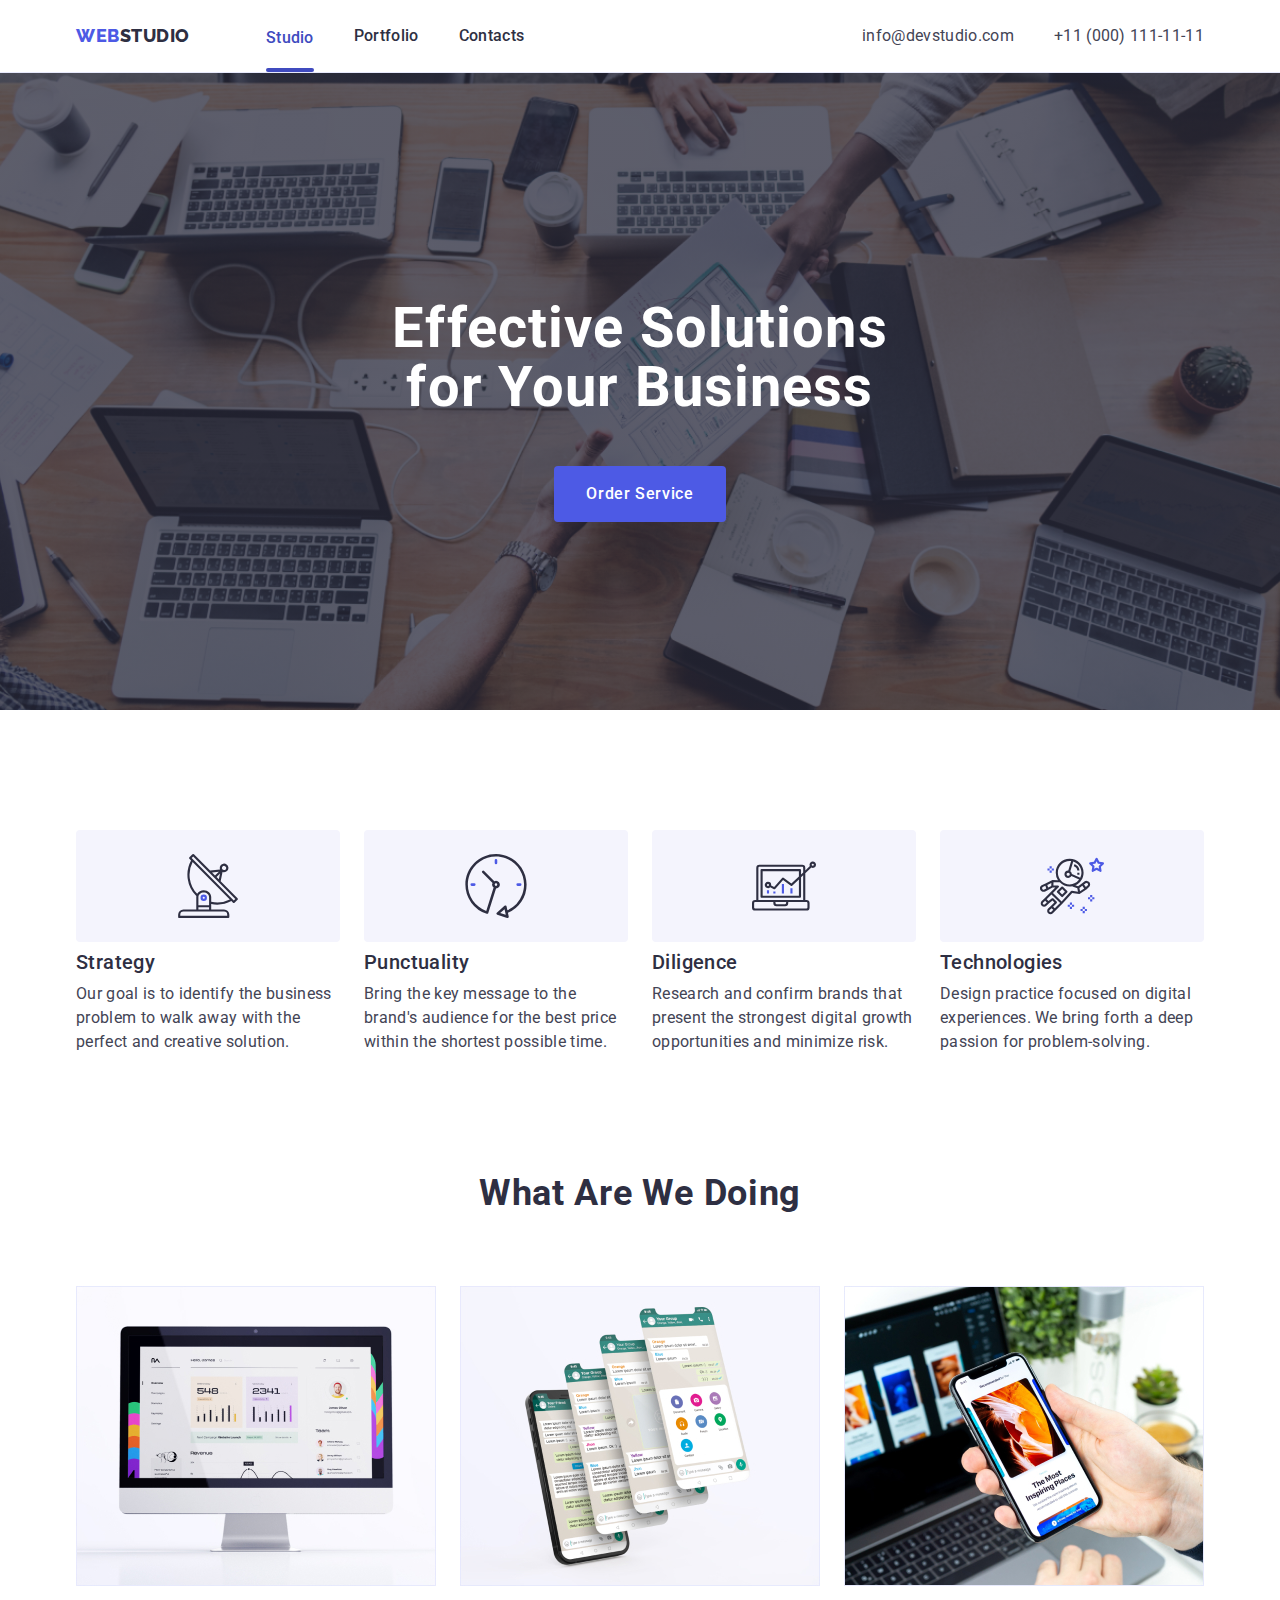
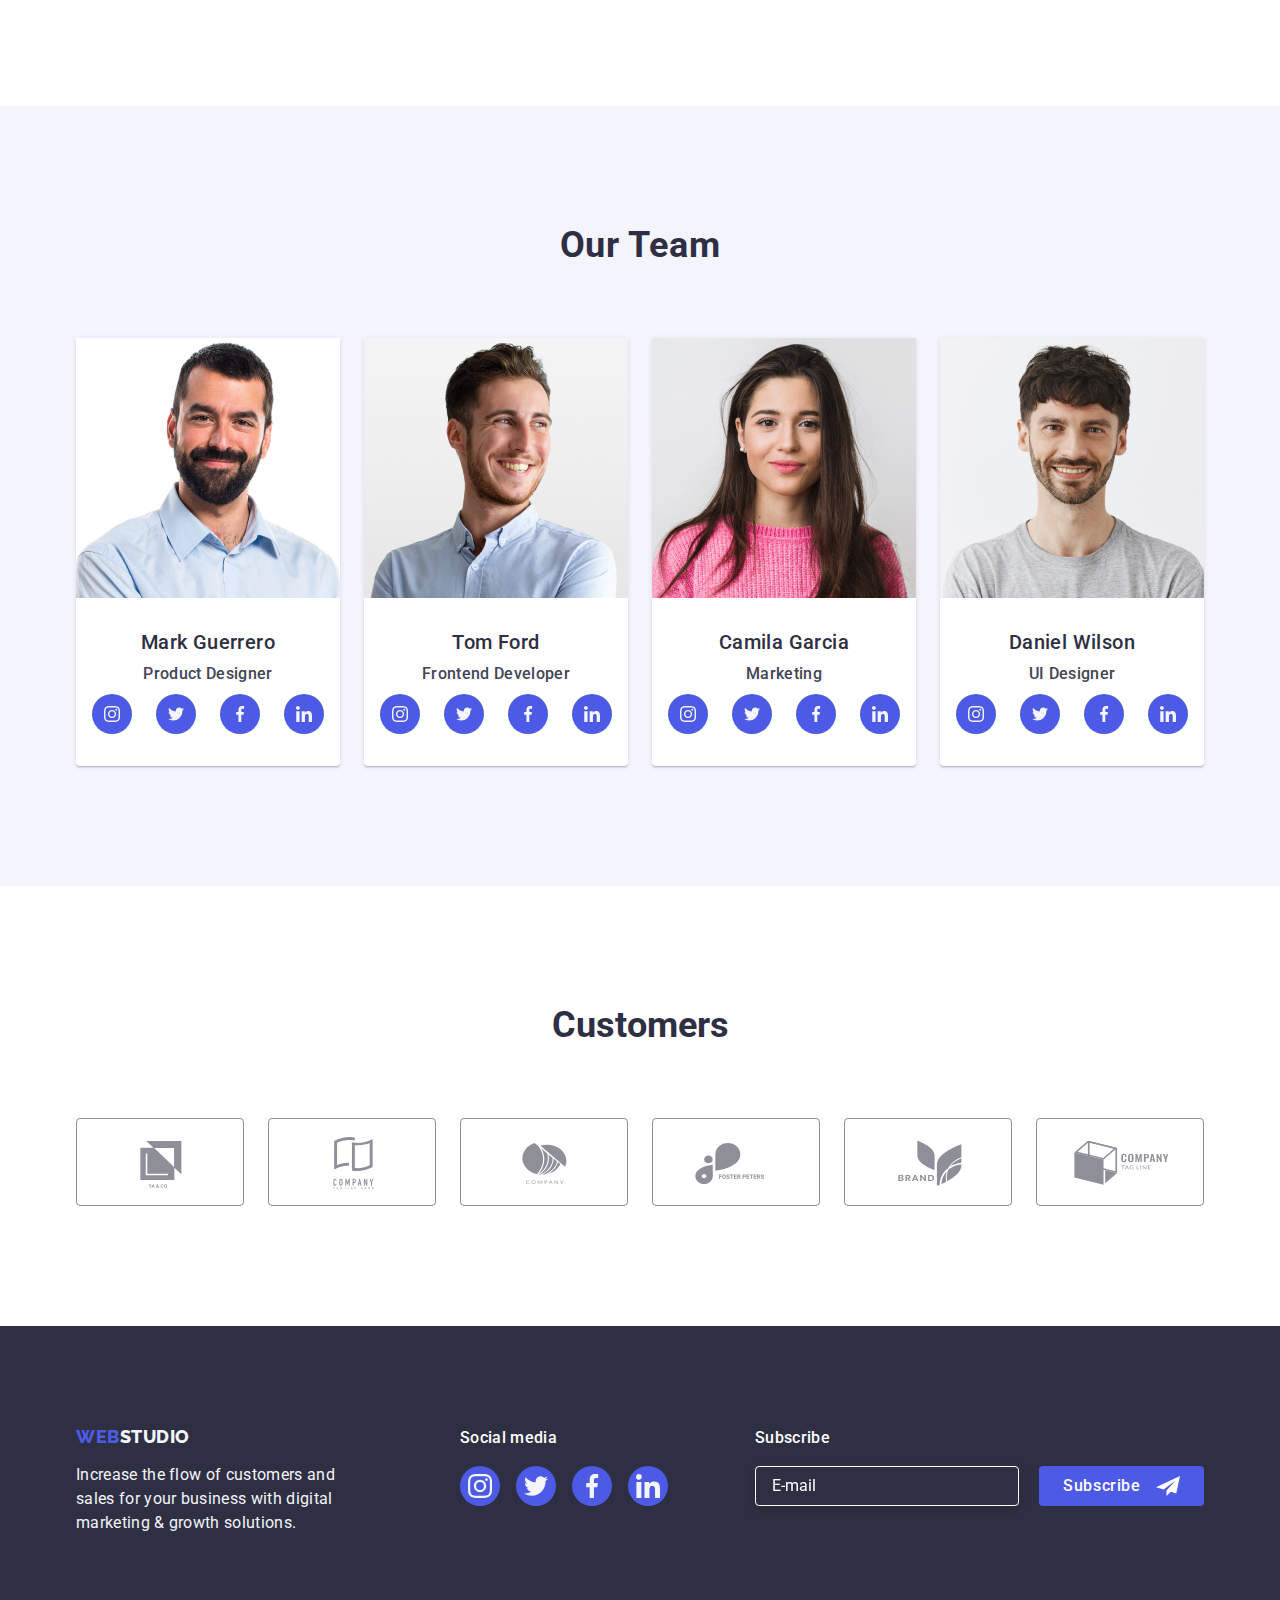
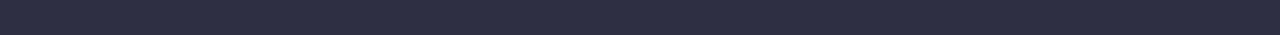
<file: index.html>
<!DOCTYPE html>
<html lang="en">
  <head>
    <meta charset="UTF-8" />
    <meta http-equiv="X-UA-Compatible" content="IE=edge" />
    <meta name="viewport" content="width=device-width, initial-scale=1.0" />
    <title>Document</title>
    <link rel="stylesheet" href="./modern-normalize.min.css" />
    <link rel="stylesheet" href="./css/styles.css" />
    <link rel="preconnect" href="https://fonts.googleapis.com" />
    <link rel="preconnect" href="https://fonts.gstatic.com" crossorigin />
    <link
      href="https://fonts.googleapis.com/css2?family=Raleway:wght@800&display=swap"
      rel="stylesheet"
    />
    <link rel="preconnect" href="https://fonts.googleapis.com" />
    <link rel="preconnect" href="https://fonts.gstatic.com" crossorigin />
    <link
      href="https://fonts.googleapis.com/css2?family=Roboto:wght@500&display=swap"
      rel="stylesheet"
    />
    <link rel="preconnect" href="https://fonts.googleapis.com" />
    <link rel="preconnect" href="https://fonts.gstatic.com" crossorigin />
    <link
      href="https://fonts.googleapis.com/css2?family=Roboto:wght@400;700&display=swap"
      rel="stylesheet"
    />
  </head>
  <body>
    <!-- Шапка страницы -->
    <header class="header">
      <div class="header-container container">
        <nav class="header-navigation">
          <a class="logo-link link" href="./index.html" target="blank"
            >Web<span class="web-logo">Studio</span></a
          >
          <ul class="header-list list">
            <li>
              <a class="header-item-link active link" href="./index.html"
                >Studio</a
              >
            </li>
            <li>
              <a class="header-item-link link" href="./portfolio.html"
                >Portfolio</a
              >
            </li>
            <li><a class="header-item-link link" href="">Contacts</a></li>
          </ul>
        </nav>
        <address class="contacts">
          <ul class="contacts-list list">
            <li class="item">
              <a href="mailto:info@devstudio.com" class="contacts-item link"
                >info@devstudio.com</a
              >
            </li>
            <li class="item">
              <a href="tel:+110001111111" class="contacts-item link"
                >+11 (000) 111-11-11</a
              >
            </li>
          </ul>
        </address>
      </div>
    </header>
    <!-- Main content -->
    <main>
      <!-- Section-1 -->
      <section class="first-section">
        <div class="container">
          <h1 class="text-hero">Effective Solutions for Your Business</h1>
          <button type="button" class="hero-button" data-modal-open>
            <span class="order-servise">Order Service</span>
          </button>
        </div>
      </section>

      <!-- Section-2 -->
      <section class="second-container">
        <div class="container">
          <h2 class="second-section" hidden>Our advantages</h2>
          <ul class="second-section-list list">
            <li class="item-strategy">
              <div class="second-section-icon">
                <svg class="strategy-icon" width="64" height="64">
                  <use href="./images/icons.svg#icon-strategy-group"></use>
                </svg>
              </div>
              <h3 class="strategy-title">Strategy</h3>
              <p class="strategy-text">
                Our goal is to identify the business problem to walk away with
                the perfect and creative solution.
              </p>
            </li>
            <li class="item-strategy">
              <div class="second-section-icon">
                <svg class="strategy-icon" width="64" height="64">
                  <use href="./images/icons.svg#icon-clock"></use>
                </svg>
              </div>
              <h3 class="strategy-title">Punctuality</h3>
              <p class="strategy-text">
                Bring the key message to the brand's audience for the best price
                within the shortest possible time.
              </p>
            </li>
            <li class="item-strategy">
              <div class="second-section-icon">
                <svg class="strategy-icon" width="64" height="64">
                  <use href="./images/icons.svg#icon-diagram-group"></use>
                </svg>
              </div>
              <h3 class="strategy-title">Diligence</h3>
              <p class="strategy-text">
                Research and confirm brands that present the strongest digital
                growth opportunities and minimize risk.
              </p>
            </li>
            <li class="item-strategy">
              <div class="second-section-icon">
                <svg class="strategy-icon" width="64" height="64">
                  <use href="./images/icons.svg#icon-astronaut-group"></use>
                </svg>
              </div>
              <h3 class="strategy-title">Technologies</h3>
              <p class="strategy-text">
                Design practice focused on digital experiences. We bring forth a
                deep passion for problem-solving.
              </p>
            </li>
          </ul>
        </div>
      </section>
      <!-- Section-3 -->
      <section class="third-section">
        <div class="container">
          <h2 class="section-subject">What are we doing</h2>
          <ul class="third-section-list">
            <li class="fist-image-item list">
              <img src="./images/img1.jpg" alt="Computer" width="360" />
            </li>
            <li class="fist-image-item list">
              <img src="./images/img2.jpg" alt="Social media" width="360" />
            </li>
            <li class="fist-image-item list">
              <img src="./images/img3.jpg" alt="Phone" width="360" />
            </li>
          </ul>
        </div>
      </section>
      <!-- Section-4 -->
      <section class="fourth-section">
        <div class="container">
          <h2 class="team-subject">Our Team</h2>
          <ul class="fourth-section-list">
            <li class="team-image list">
              <img src="./images/teamimg.jpg" alt="First worker" width="264" />
              <div class="team-name-container">
                <h3 class="hidden-title">Mark Guerrero</h3>
                <p class="hidden-text">Product Designer</p>
                <ul class="team-social-icons">
                  <li class="icons-item list">
                    <a class="icons-link" href="">
                      <svg class="instagram-icon" width="16" height="16">
                        <use href="./images/icons.svg#icon-instagram-2"></use>
                      </svg>
                    </a>
                  </li>
                  <li class="icons-item list">
                    <a class="icons-link" href="">
                      <svg class="instagram-icon" width="16" height="16">
                        <use href="./images/icons.svg#icon-twitter-1"></use>
                      </svg>
                    </a>
                  </li>
                  <li class="icons-item list">
                    <a class="icons-link" href="">
                      <svg class="instagram-icon" width="16" height="16">
                        <use href="./images/icons.svg#icon-facebook-1"></use>
                      </svg>
                    </a>
                  </li>
                  <li class="icons-item list">
                    <a class="icons-link" href="">
                      <svg class="instagram-icon" width="16" height="16">
                        <use href="./images/icons.svg#icon-linkedin-1"></use>
                      </svg>
                    </a>
                  </li>
                </ul>
              </div>
            </li>
            <li class="team-image list">
              <img
                src="./images/teamimg2.jpg"
                alt="Second worker"
                width="264"
              />
              <div class="team-name-container">
                <h3 class="hidden-title">Tom Ford</h3>
                <p class="hidden-text">Frontend Developer</p>
                <ul class="team-social-icons">
                  <li class="icons-item list">
                    <a class="icons-link" href="">
                      <svg class="instagram-icon" width="16" height="16">
                        <use href="./images/icons.svg#icon-instagram-2"></use>
                      </svg>
                    </a>
                  </li>
                  <li class="icons-item list">
                    <a class="icons-link" href="">
                      <svg class="instagram-icon" width="16" height="16">
                        <use href="./images/icons.svg#icon-twitter-1"></use>
                      </svg>
                    </a>
                  </li>
                  <li class="icons-item list">
                    <a class="icons-link">
                      <svg class="instagram-icon" width="16" height="16">
                        <use href="./images/icons.svg#icon-facebook-1"></use>
                      </svg>
                    </a>
                  </li>
                  <li class="icons-item list">
                    <a class="icons-link" href="">
                      <svg class="instagram-icon" width="16" height="16">
                        <use href="./images/icons.svg#icon-linkedin-1"></use>
                      </svg>
                    </a>
                  </li>
                </ul>
              </div>
            </li>
            <li class="team-image list">
              <img src="./images/teamimg3.jpg" alt="Third worker" width="264" />
              <div class="team-name-container">
                <h3 class="hidden-title">Camila Garcia</h3>
                <p class="hidden-text">Marketing</p>
                <ul class="team-social-icons">
                  <li class="icons-item list">
                    <a class="icons-link" href="">
                      <svg class="instagram-icon" width="16" height="16">
                        <use href="./images/icons.svg#icon-instagram-2"></use>
                      </svg>
                    </a>
                  </li>
                  <li class="icons-item list">
                    <a class="icons-link" href="">
                      <svg class="instagram-icon" width="16" height="16">
                        <use href="./images/icons.svg#icon-twitter-1"></use>
                      </svg>
                    </a>
                  </li>
                  <li class="icons-item list">
                    <a class="icons-link" href="">
                      <svg class="instagram-icon" width="16" height="16">
                        <use href="./images/icons.svg#icon-facebook-1"></use>
                      </svg>
                    </a>
                  </li>
                  <li class="icons-item list">
                    <a class="icons-link" href="">
                      <svg class="instagram-icon" width="16" height="16">
                        <use href="./images/icons.svg#icon-linkedin-1"></use>
                      </svg>
                    </a>
                  </li>
                </ul>
              </div>
            </li>
            <li class="team-image list">
              <img
                src="./images/teamimg4.jpg"
                alt="Fourth worker"
                width="264"
              />
              <div class="team-name-container">
                <h3 class="hidden-title">Daniel Wilson</h3>
                <p class="hidden-text">UI Designer</p>
                <ul class="team-social-icons">
                  <li class="icons-item list">
                    <a class="icons-link" href="">
                      <svg class="instagram-icon" width="16" height="16">
                        <use href="./images/icons.svg#icon-instagram-2"></use>
                      </svg>
                    </a>
                  </li>
                  <li class="icons-item list">
                    <a class="icons-link" href="">
                      <svg class="instagram-icon" width="16" height="16">
                        <use href="./images/icons.svg#icon-twitter-1"></use>
                      </svg>
                    </a>
                  </li>
                  <li class="icons-item list">
                    <a class="icons-link" href="">
                      <svg class="instagram-icon" width="16" height="16">
                        <use href="./images/icons.svg#icon-facebook-1"></use>
                      </svg>
                    </a>
                  </li>
                  <li class="icons-item list">
                    <a class="icons-link" href="">
                      <svg class="instagram-icon" width="16" height="16">
                        <use href="./images/icons.svg#icon-linkedin-1"></use>
                      </svg>
                    </a>
                  </li>
                </ul>
              </div>
            </li>
          </ul>
        </div>
      </section>
      <!-- Section-5  -->
      <section class="fifth-section">
        <div class="container">
          <h2 class="fifth-section-title">Customers</h2>
          <ul class="fifth-section-list list">
            <li class="fifth-section-item">
              <a class="fifth-section-link link" href="">
                <svg class="fifth-section-icon" width="104" height="56">
                  <use href="./images/icons.svg#icon-first-logo"></use>
                </svg>
              </a>
            </li>
            <li class="fifth-section-item">
              <a class="fifth-section-link link" href="">
                <svg class="fifth-section-icon" width="104" height="56">
                  <use href="./images/icons.svg#icon-second-logo"></use>
                </svg>
              </a>
            </li>
            <li class="fifth-section-item">
              <a class="fifth-section-link link" href="">
                <svg class="fifth-section-icon" width="104" height="56">
                  <use href="./images/icons.svg#icon-third-logo"></use>
                </svg>
              </a>
            </li>
            <li class="fifth-section-item">
              <a class="fifth-section-link link" href="">
                <svg class="fifth-section-icon" width="104" height="56">
                  <use href="./images/icons.svg#icon-fourth-logo"></use>
                </svg>
              </a>
            </li>
            <li class="fifth-section-item">
              <a class="fifth-section-link link" href="">
                <svg class="fifth-section-icon" width="104" height="56">
                  <use href="./images/icons.svg#icon-fifth-logo"></use>
                </svg>
              </a>
            </li>
            <li class="fifth-section-item">
              <a class="fifth-section-link link" href="">
                <svg class="fifth-section-icon" width="104" height="56">
                  <use href="./images/icons.svg#icon-sixth-logo"></use>
                </svg>
              </a>
            </li>
          </ul>
        </div>
      </section>
    </main>
    <!-- Footer  -->
    <footer class="footer">
      <div class="section-footer container">
        <div class="footer-container">
          <a class="logo-link-footer link" href="./index.html" target="blank"
            >Web<span class="web-logo-footer">Studio</span></a
          >
          <p class="footer-text">
            Increase the flow of customers and sales for your business with
            digital marketing & growth solutions.
          </p>
        </div>
        <div>
          <p class="second-footer-text">Social media</p>
          <ul class="footer-list">
            <li class="footer-list-item list">
              <a class="footer-list-link" href="">
                <svg class="footer-icons" width="24" height="24">
                  <use href="./images/icons.svg#icon-instagram-2"></use>
                </svg>
              </a>
            </li>
            <li class="footer-list-item list">
              <a class="footer-list-link" href="">
                <svg class="footer-icons" width="24" height="24">
                  <use href="./images/icons.svg#icon-twitter-1"></use>
                </svg>
              </a>
            </li>
            <li class="footer-list-item list">
              <a class="footer-list-link" href="">
                <svg class="footer-icons" width="24" height="24">
                  <use href="./images/icons.svg#icon-facebook-1"></use>
                </svg>
              </a>
            </li>
            <li class="footer-list-item list">
              <a class="footer-list-link" href="">
                <svg class="footer-icons" width="24" height="24">
                  <use href="./images/icons.svg#icon-linkedin-1"></use>
                </svg>
              </a>
            </li>
          </ul>
        </div>
        <div class="footer-form">
          <p class="form-title">Subscribe</p>
          <form>
            <label>
              <input
                class="form-footer-text"
                name="email_form"
                placeholder="E-mail"
              />
            </label>
            <button type="submit" class="form-button">
              <p class="button-form-title">Subscribe</p>
              <svg class="icon-form-footer" width="24" height="24">
                <use href="./images/icons.svg#icon-subscribe"></use>
              </svg>
            </button>
          </form>
        </div>
      </div>
    </footer>
    <!-- Modal-window -->
    <div data-modal class="modal-container is-hidden">
      <div class="modal-window">
        <button type="button" data-modal-close class="modal-button">
          <svg class="modal-icon" width="8" height="8">
            <use href="./images/icons.svg#icon-modal-button"></use>
          </svg>
        </button>
        <form class="modal-form">
          <p class="form-head">Leave your contacts and we will call you back</p>
          <label class="lab-name" autofocus>
            Name
            <div class="input-field">          
              <input class="lab-inp-name" type="name" name="name" />
              <svg class="svg-name" width="18" height="24">
                <use href="./images/icons.svg#icon-modalname"></use>
              </svg>
            </div>
          </label>
          <label class="lab-phone"
            >Phone
            <div class="input-field">
            <input class="lab-inp-name" type="tel" name="tel" />
            <svg class="svg-name" width="18" height="24">
              <use href="./images/icons.svg#icon-modalphone"></use>
            </svg>
            </div>
          </label>
          <label class="lab-email"
            >Email
            <div class="input-field">
            <input class="lab-inp-name" type="email" name="email" />
            <svg class="svg-name" width="18" height="24">
              <use href="./images/icons.svg#icon-modalemail"></use>
            </svg>
            </div>
          </label>
          <label class="lab-text"
            >Comment
           <div class="input-field">
            <input
              class="lab-inp-text"
              type="text"
              name="Comment"
              placeholder="Text input"
            />
           </div>
          </label>
          <div class="checkbox-container">
            <label>
              <div class="input-field">
                  <input class="lab-inp-privacy" type="checkbox" />
                  <span class="checkbox-icon"></span>
                  <span class="modal-span"
                    >I accept the terms and conditions of the
                    <a class="link-privacy" href="">Privacy Policy</a>
                  </span>
                  
              </div>
            </label>
          </div>
          <button class="modal-window-button" type="submit">Send</button>
        </form>
      </div>
    </div>
    <script src="./js/modal.js"></script>
  </body>
</html>
</file>
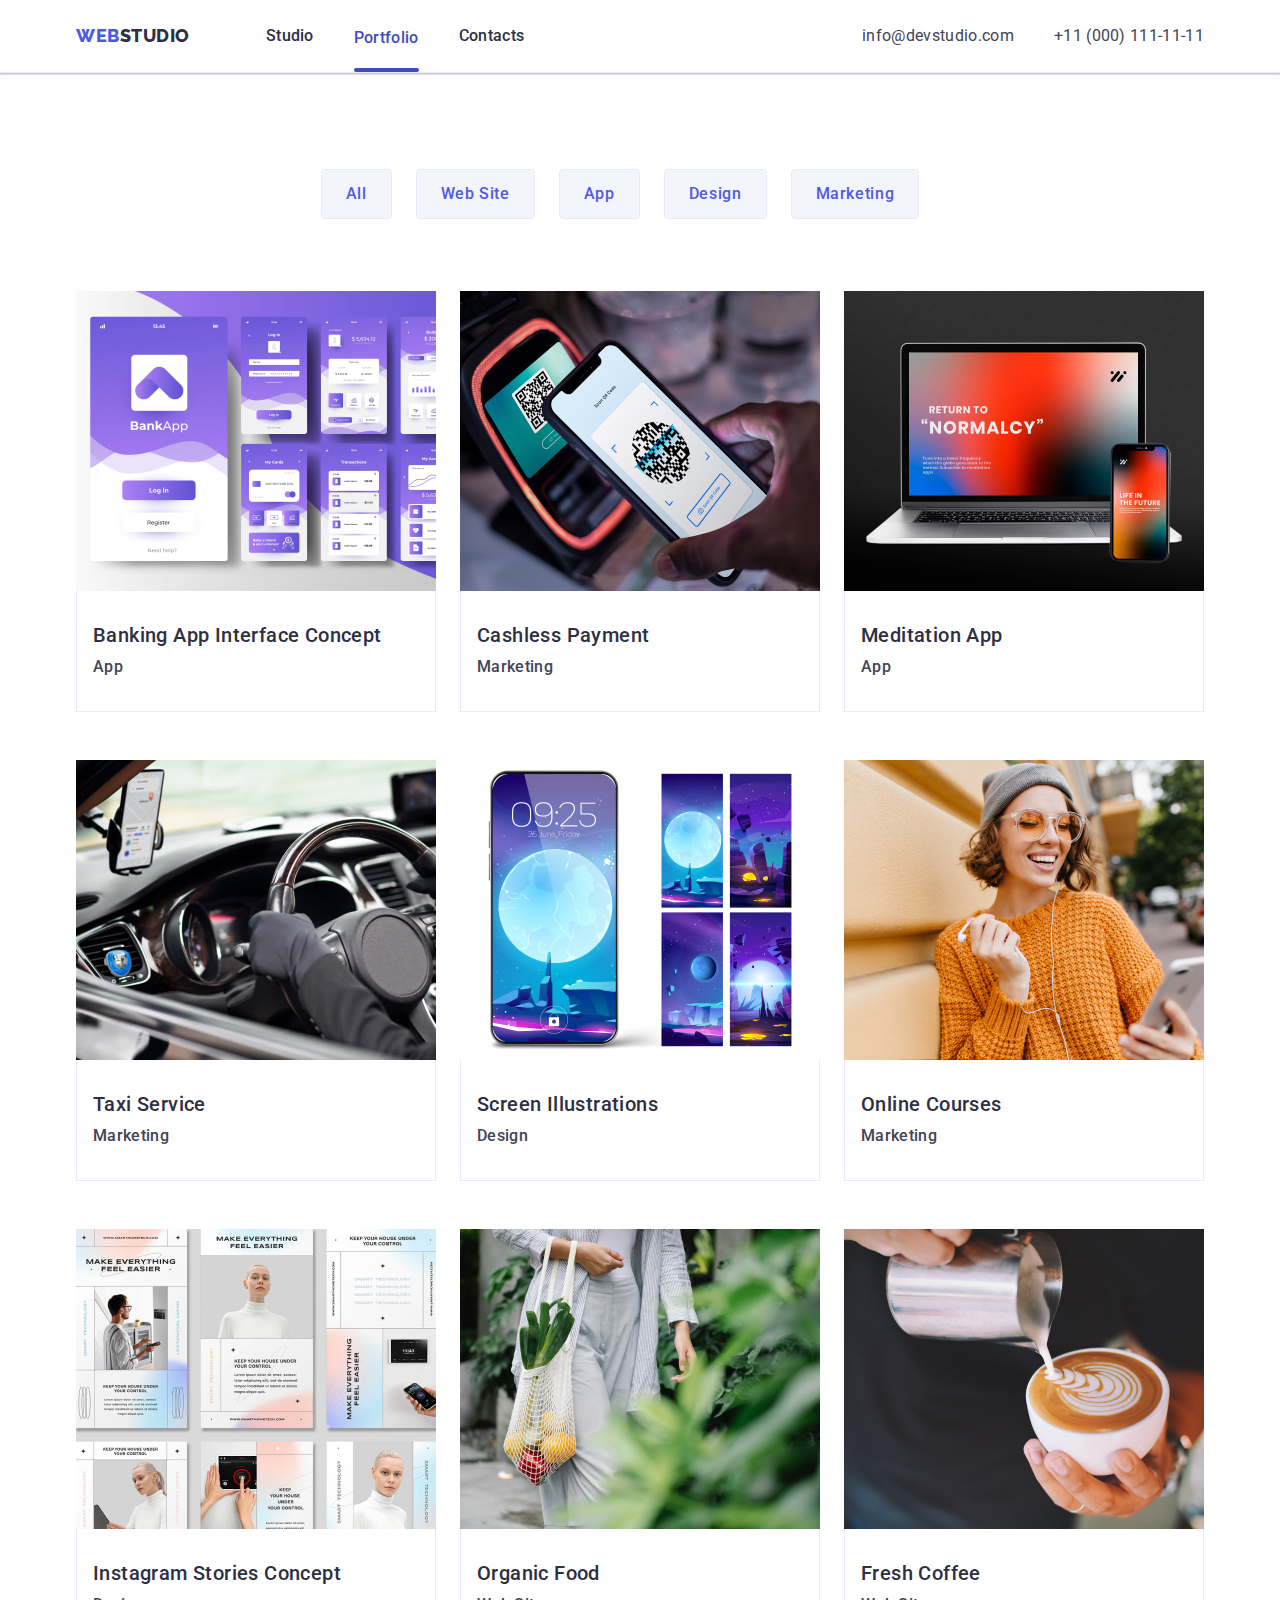
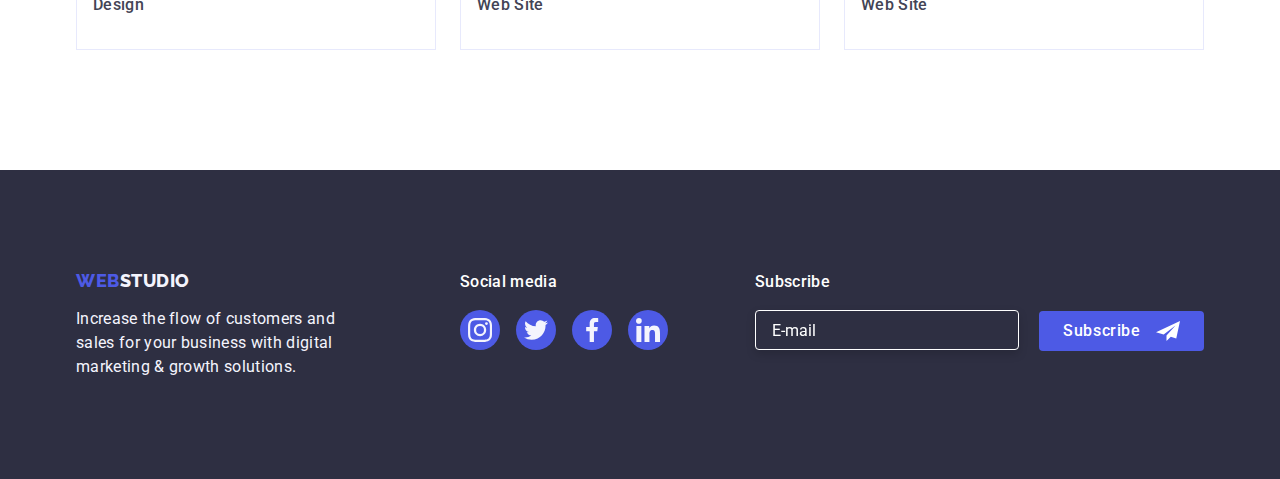
<file: portfolio.html>
<!DOCTYPE html>
<html lang="en">
  <head>
    <meta charset="UTF-8" />
    <meta http-equiv="X-UA-Compatible" content="IE=edge" />
    <meta name="viewport" content="width=device-width, initial-scale=1.0" />
    <title>Document</title>
    <link rel="stylesheet" href="modern-normalize.min.css" />
    <link rel="stylesheet" href="./css/styles.css" />
    <link rel="preconnect" href="https://fonts.googleapis.com" />
    <link rel="preconnect" href="https://fonts.gstatic.com" crossorigin />
    <link
      href="https://fonts.googleapis.com/css2?family=Raleway:wght@800&display=swap"
      rel="stylesheet"
    />
    <link rel="preconnect" href="https://fonts.googleapis.com" />
    <link rel="preconnect" href="https://fonts.gstatic.com" crossorigin />
    <link
      href="https://fonts.googleapis.com/css2?family=Roboto:wght@500&display=swap"
      rel="stylesheet"
    />
    <link rel="preconnect" href="https://fonts.googleapis.com" />
    <link rel="preconnect" href="https://fonts.gstatic.com" crossorigin />
    <link
      href="https://fonts.googleapis.com/css2?family=Roboto:wght@400;700&display=swap"
      rel="stylesheet"
    />
  </head>
  <body>
    <!-- Header -->
    <header class="header">
      <div class="header-container container">
        <nav class="header-navigation">
          <a class="logo-link link" href="./index.html" target="blank"
            >Web<span class="web-logo">Studio</span></a
          >
          <ul class="header-list list">
            <li>
              <a class="header-item-link link" href="./index.html">Studio</a>
            </li>
            <li>
              <a class="header-item-link active link" href="./portfolio.html"
                >Portfolio</a
              >
            </li>
            <li><a class="header-item-link link" href="">Contacts</a></li>
          </ul>
        </nav>
        <address class="contacts">
          <ul class="contacts-list list">
            <li class="item">
              <a href="mailto:info@devstudio.com" class="contacts-item link"
                >info@devstudio.com</a
              >
            </li>
            <li class="item">
              <a href="tel:+110001111111" class="contacts-item link"
                >+11 (000) 111-11-11</a
              >
            </li>
          </ul>
        </address>
      </div>
    </header>
    <main>
      <!-- Buttons -->
      <section class="portfolio-section">
        <div class="container">
          <h1 hidden>Portfolio</h1>
          <ul class="button-list">
            <li><button class="nav-button" type="button">All</button></li>
            <li><button class="nav-button" type="button">Web Site</button></li>
            <li><button class="nav-button" type="button">App</button></li>
            <li><button class="nav-button" type="button">Design</button></li>
            <li><button class="nav-button" type="button">Marketing</button></li>
          </ul>

          <!-- Section 1 -->
          <ul class="portfolio-list list">
            <li class="portfolio-item list">
              <a class="portfolio link" href="./index.html">
                <div class="image-container">
                  <img
                    src="./images/portfolio1.jpg"
                    alt="Portfolio"
                    width="360"
                  />
                  <p class="image-container-text">
                    14 Stylish and User-Friendly App Design Concepts · Task
                    Manager App · Calorie Tracker App · Exotic Fruit Ecommerce
                    App · Cloud Storage App
                  </p>
                </div>
                <div class="portfolio-container">
                  <h2 class="portfolio-title">Banking App Interface Concept</h2>
                  <p class="portfolio-text">App</p>
                </div>
              </a>
            </li>

            <li class="portfolio-item list">
              <a class="portfolio link" href="./index.html">
                <div class="image-container">
                  <img src="./images/portfolio2.jpg" alt="QR" width="360" />
                  <p class="image-container-text">
                    14 Stylish and User-Friendly App Design Concepts · Task
                    Manager App · Calorie Tracker App · Exotic Fruit Ecommerce
                    App · Cloud Storage App
                  </p>
                </div>
                <div class="portfolio-container">
                  <h2 class="portfolio-title">Cashless Payment</h2>
                  <p class="portfolio-text">Marketing</p>
                </div>
              </a>
            </li>

            <li class="portfolio-item list">
              <a class="portfolio link" href="./index.html">
                <div class="image-container">
                  <img
                    src="./images/portfolio3.jpg"
                    alt="Site and app"
                    width="360"
                  />
                  <p class="image-container-text">
                    14 Stylish and User-Friendly App Design Concepts · Task
                    Manager App · Calorie Tracker App · Exotic Fruit Ecommerce
                    App · Cloud Storage App
                  </p>
                </div>
                <div class="portfolio-container">
                  <h2 class="portfolio-title">Meditation App</h2>
                  <p class="portfolio-text">App</p>
                </div>
              </a>
            </li>

            <!-- Section 2 -->

            <li class="portfolio-item list">
              <a class="portfolio link" href="./index.html">
                <div class="image-container">
                  <img src="./images/portfolio4.jpg" alt="car" width="360" />
                  <p class="image-container-text">
                    14 Stylish and User-Friendly App Design Concepts · Task
                    Manager App · Calorie Tracker App · Exotic Fruit Ecommerce
                    App · Cloud Storage App
                  </p>
                </div>
                <div class="portfolio-container">
                  <h2 class="portfolio-title">Taxi Service</h2>
                  <p class="portfolio-text">Marketing</p>
                </div></a
              >
            </li>

            <li class="portfolio-item list">
              <a class="portfolio link" href="./index.html">
                <div class="image-container">
                  <img src="./images/portfolio5.jpg" alt="design" width="360" />
                  <p class="image-container-text">
                    14 Stylish and User-Friendly App Design Concepts · Task
                    Manager App · Calorie Tracker App · Exotic Fruit Ecommerce
                    App · Cloud Storage App
                  </p>
                </div>
                <div class="portfolio-container">
                  <h2 class="portfolio-title">Screen Illustrations</h2>
                  <p class="portfolio-text">Design</p>
                </div></a
              >
            </li>

            <li class="portfolio-item list">
              <a class="portfolio link" href="./index.html">
                <div class="image-container">
                  <img src="./images/portfolio6.jpg" alt="women" width="360" />
                  <p class="image-container-text">
                    14 Stylish and User-Friendly App Design Concepts · Task
                    Manager App · Calorie Tracker App · Exotic Fruit Ecommerce
                    App · Cloud Storage App
                  </p>
                </div>
                <div class="portfolio-container">
                  <h2 class="portfolio-title">Online Courses</h2>
                  <p class="portfolio-text">Marketing</p>
                </div></a
              >
            </li>

            <!-- Section 3 -->

            <li class="portfolio-item list">
              <a class="portfolio link" href="./index.html">
                <div class="image-container">
                  <img src="./images/portfolio7.jpg" alt="design" width="360" />
                  <p class="image-container-text">
                    14 Stylish and User-Friendly App Design Concepts · Task
                    Manager App · Calorie Tracker App · Exotic Fruit Ecommerce
                    App · Cloud Storage App
                  </p>
                </div>
                <div class="portfolio-container">
                  <h2 class="portfolio-title">Instagram Stories Concept</h2>
                  <p class="portfolio-text">Design</p>
                </div></a
              >
            </li>

            <li class="portfolio-item list">
              <a class="portfolio link" href="./index.html">
                <div class="image-container">
                  <img
                    src="./images/portfolio8.jpg"
                    alt="WebSite"
                    width="360"
                  />
                  <p class="image-container-text">
                    14 Stylish and User-Friendly App Design Concepts · Task
                    Manager App · Calorie Tracker App · Exotic Fruit Ecommerce
                    App · Cloud Storage App
                  </p>
                </div>
                <div class="portfolio-container">
                  <h2 class="portfolio-title">Organic Food</h2>
                  <p class="portfolio-text">Web Site</p>
                </div></a
              >
            </li>

            <li class="portfolio-item list">
              <a class="portfolio link" href="./index.html">
                <div class="image-container">
                  <img
                    src="./images/portfolio9.jpg"
                    alt="Coffe WebSite"
                    width="360"
                  />
                  <p class="image-container-text">
                    14 Stylish and User-Friendly App Design Concepts · Task
                    Manager App · Calorie Tracker App · Exotic Fruit Ecommerce
                    App · Cloud Storage App
                  </p>
                </div>
                <div class="portfolio-container">
                  <h2 class="portfolio-title">Fresh Coffee</h2>
                  <p class="portfolio-text">Web Site</p>
                </div></a
              >
            </li>
          </ul>
        </div>
      </section>
    </main>
    <!-- Footer  -->
    <footer class="footer">
      <div class="section-footer container">
        <div class="footer-container">
          <a class="logo-link-footer link" href="./index.html" target="blank"
            >Web<span class="web-logo-footer">Studio</span></a
          >
          <p class="footer-text">
            Increase the flow of customers and sales for your business with
            digital marketing & growth solutions.
          </p>
        </div>
        <div>
          <p class="second-footer-text">Social media</p>
          <ul class="footer-list">
            <li class="footer-list-item list">
              <a class="footer-list-link" href="">
                <svg class="footer-icons" width="24" height="24">
                  <use href="./images/icons.svg#icon-instagram-2"></use>
                </svg>
              </a>
            </li>
            <li class="footer-list-item list">
              <a class="footer-list-link" href="">
                <svg class="footer-icons" width="24" height="24">
                  <use href="./images/icons.svg#icon-twitter-1"></use>
                </svg>
              </a>
            </li>
            <li class="footer-list-item list">
              <a class="footer-list-link" href="">
                <svg class="footer-icons" width="24" height="24">
                  <use href="./images/icons.svg#icon-facebook-1"></use>
                </svg>
              </a>
            </li>
            <li class="footer-list-item list">
              <a class="footer-list-link" href="">
                <svg class="footer-icons" width="24" height="24">
                  <use href="./images/icons.svg#icon-linkedin-1"></use>
                </svg>
              </a>
            </li>
          </ul>
        </div>
        <div class="footer-form">
          <p class="form-title">Subscribe</p>
          <form>
            <label>
              <input
                class="form-footer-text"
                name="email_form"
                placeholder="E-mail"
              />
            </label>
            <button type="submit" class="form-button">
              <p class="button-form-title">Subscribe</p>
              <svg class="icon-form-footer" width="24" height="24">
                <use href="./images/icons.svg#icon-subscribe"></use>
              </svg>
            </button>
          </form>
        </div>
      </div>
    </footer>
  </body>
</html>
</file>
<file: css/styles.css>
:root {
  --color-iris: #4d5ae5;
  --color-ocean: #404bbf;
  --color-navy-blue: #2e2f42;
  --color-green: #31d0aa;
  --color-slate: #434455;
  --color-light-slate: #8e8f99;
  --color-cornflower: #e7e9fc;
  --color-cloud: #f4f4fd;
  --color-navy-blue-modal: #2e2f42;
  --color-grey: #2e2f42;
  --color-white: #ffffff;
}

body {
  background-color: #ffffff;
  font-family: "Roboto", sans-serif;
  color: #434455;
  font-style: normal;
  font-weight: 500;
}

img {
  display: block;
}

ul {
  padding-left: 0%;
  margin: 0;
}

p {
  margin: 0;
}

h2 {
  margin: 0;
}

/* Header */
.header-container {
  display: flex;
}

.container {
  width: 1158px;
  margin: 0 auto;
  padding: 0 15px;
}

.header-navigation {
  display: flex;
  align-items: center;
}

.logo-link {
  font-family: "Raleway", sans-serif;
  font-style: normal;
  font-weight: 800;
  font-size: 18px;
  line-height: 1.17;
  letter-spacing: 0.03em;
  text-transform: uppercase;
  color: #4d5ae5;
  margin-right: 76px;
  padding: 24px 0;
  display: inline-block;
}

.web-logo {
  color: #2e2f42;
}

.link {
  text-decoration: none;
}

.header-item-link {
  font-weight: 500;
  font-size: 16px;
  line-height: 1.5;
  letter-spacing: 0.02em;
  color: #2e2f42;
  padding: 24px 0;
  transition: color 250ms cubic-bezier(0.4, 0, 0.2, 1);
  bottom: -2px;
}

.header-item-link.active {
  position: relative;
  color: #404bbf;
}

.header-item-link.active::after {
  position: absolute;
  display: block;
  content: "";
  left: 0;
  bottom: -1px;
  width: 100%;
  height: 4px;
  border-radius: 2px;
  background-color: #404bbf;
}

.contacts {
  color: #434455;
  font-style: normal;
  letter-spacing: 0.02em;
  line-height: 1.5;
  color: #434455;
  margin-left: auto;
}

.contacts-list {
  display: flex;
  gap: 40px;
  padding: 24px 0;
}

.header-item-link:hover {
  color: #404bbf;
}

.header-list .link:focus {
  color: #404bbf;
}

.item .link {
  line-height: 1.5;
  letter-spacing: 0.02em;
  color: #434455;
}

.header-list {
  display: flex;
  gap: 40px;
}

.contacts-item:hover,
.contacts-item:focus {
  color: #404bbf;
}

.header {
  background-color: #ffffff;
  border-bottom: 1px solid #e7e9fc;
  box-shadow: 0px 2px 1px rgba(46, 47, 66, 0.08),
    0px 1px 1px rgba(46, 47, 66, 0.16), 0px 1px 6px rgba(46, 47, 66, 0.08);
}

.contacts-item {
  font-weight: 400;
  font-size: 16px;
  line-height: 24px;
  align-items: center;
  transition: color 250ms cubic-bezier(0.4, 0, 0.2, 1);
}

/* Hero */
.first-section {
  background: #2e2f42;
  padding: 188px 0;
  background-image: linear-gradient(
      rgba(46, 47, 66, 0.7),
      rgba(46, 47, 66, 0.7)
    ),
    url(../images/header-image.jpg);
  max-width: 1440px;
  background-repeat: no-repeat;
  background-position: center;
  background-size: cover;
  background-position: center;
  margin-right: auto;
  margin-left: auto;
}

.text-hero {
  font-family: "Roboto";
  font-style: normal;
  font-weight: 700;
  font-size: 56px;
  text-align: center;
  letter-spacing: 0.02em;
  color: #ffffff;
  line-height: 1.07;
  max-width: 496px;
  margin-left: auto;
  margin-right: auto;
  margin-bottom: 48px;
}

.hero-button {
  font-family: "Roboto", sans-serif;
  font-weight: 500;
  font-size: 16px;
  line-height: 1.5;
  letter-spacing: 0.04em;
  color: #ffffff;
  cursor: pointer;
  background-color: #4d5ae5;
  display: block;
  min-width: 169px;
  max-width: 496px;
  height: 56px;
  border: none;
  border-radius: 4px;
  cursor: pointer;
  margin: 0 auto;
  padding: 16px 32px;
  transition: background-color 250ms cubic-bezier(0.4, 0, 0.2, 1);
}

.hero-button:hover,
.hero-button:focus {
  background-color: #404bbf;
}

.order-servise {
  font-family: "Roboto";
  font-style: normal;
  font-weight: 500;
  font-size: 16px;
  line-height: 24px;
  display: flex;
  align-items: center;
  letter-spacing: 0.04em;
  color: #ffffff;
  flex: none;
  order: 0;
  flex-grow: 0;
}

/* Section 2 */
.second-section-list {
  display: flex;
  gap: 24px;
}

.second-container {
  padding: 120px 0;
}

.item-strategy {
  width: calc((100% - 72px) / 4);
}

.strategy-title {
  font-family: "Roboto";
  font-style: normal;
  font-weight: 500;
  font-size: 20px;
  line-height: 24px;
  letter-spacing: 0.02em;
  color: #2e2f42;
  flex: none;
  order: 0;
  flex-grow: 0;
  margin-bottom: 8px;
  margin-top: 0;
}

.strategy-text {
  font-family: "Roboto";
  font-style: normal;
  font-weight: 400;
  font-size: 16px;
  line-height: 24px;
  letter-spacing: 0.02em;
  color: #434455;
  flex: none;
  order: 1;
  flex-grow: 0;
  margin-bottom: 0;
}

.second-section-icon {
  display: flex;
  align-items: center;
  justify-content: center;
  height: 112px;
  background-color: #f4f4fd;
  border-radius: 4px;
  margin-bottom: 8px;
  fill: currentColor;
}

/* Section 3 */
.section-subject {
  font-family: "Roboto";
  font-style: normal;
  font-weight: 700;
  font-size: 36px;
  line-height: 1.11;
  text-align: center;
  letter-spacing: 0.02em;
  text-transform: capitalize;
  color: #2e2f42;
  margin-bottom: 72px;
}

.third-section {
  padding-bottom: 120px;
}

.list {
  list-style: none;
}

.first-image-item {
  width: calc((100% - 48px) / 3);
}

.third-section-list {
  display: flex;
  gap: 24px;
}

/* Section 4 */
.team-subject {
  font-family: "Roboto";
  font-style: normal;
  font-weight: 700;
  font-size: 36px;
  line-height: 1.11;
  text-align: center;
  letter-spacing: 0.02em;
  text-transform: capitalize;
  color: #2e2f42;
  margin-bottom: 72px;
}

.team-image {
  background: #ffffff;
  box-shadow: 0px 1px 6px rgba(46, 47, 66, 0.08),
    0px 1px 1px rgba(46, 47, 66, 0.16), 0px 2px 1px rgba(46, 47, 66, 0.08);
  border-radius: 0px 0px 4px 4px;
  width: calc((100% - 72px) / 4);
}

.team-name-container {
  padding: 32px 0;
}

.team-social-icons {
  display: flex;
  justify-content: center;
  gap: 24px;
  margin-top: 8px;
}

.icons-link {
  width: 100%;
  height: 100%;
  background-color: #4d5ae5;
  border-radius: 50%;
  display: flex;
  align-items: center;
  justify-content: center;
  transition: background-color 250ms cubic-bezier(0.4, 0, 0.2, 1);
}

.icons-link:hover,
.icons-link:focus {
  background-color: #404bbf;
}

.instagram-icon {
  fill: #f4f4fd;
}

.icons-item {
  width: 40px;
  height: 40px;
}

.hidden-title {
  font-weight: 500;
  font-size: 20px;
  line-height: 1.2;
  letter-spacing: 0.02em;
  color: var(--color-navy-blue);
  text-align: center;
  margin-bottom: 8px;
  margin-top: 0;
}

.hidden-text {
  font-size: 16px;
  line-height: 1.5;
  letter-spacing: 0.02em;
  text-align: center;
}

.fourth-section {
  background-color: #f4f4fd;
  padding: 120px 0;
}

.fourth-section-list {
  display: flex;
  gap: 24px;
}

/* Section-5  */
.fifth-section {
  padding: 120px 0;
}

.fifth-section-title {
  font-size: 36px;
  line-height: 1.1;
  color: #2e2f42;
  margin-bottom: 72px;
  font-family: "Roboto";
  font-style: normal;
  font-weight: 700;
  text-align: center;
  margin-top: 0;
}

.fifth-section-list {
  display: flex;
  gap: 24px;
}

.fifth-section-item {
  width: calc((100% - 120px) / 6);
  height: 88px;
}

.fifth-section-link {
  width: 100%;
  height: 100%;
  border: 1px solid #8e8f99;
  border-radius: 4px;
  display: flex;
  align-items: center;
  justify-content: center;
  color: #8e8f99;
  transition: border-color 250ms cubic-bezier(0.4, 0, 0.2, 1),
    color 250ms cubic-bezier(0.4, 0, 0.2, 1);
}

.fifth-section-icon {
  fill: currentColor;
}

.fifth-section-icon:hover {
  color: #404bbf;
}

.fifth-section-icon:focus {
  color: #404bbf;
}

.fifth-section-link:hover {
  border-color: #404bbf;
  color: #404bbf;
}

.fifth-section-link:focus {
  border-color: #404bbf;
  color: #404bbf;
}

/* Footer */
.footer {
  background: #2e2f42;
  padding: 100px 0;

  margin-left: auto;
  margin-right: auto;
}

.footer-text {
  font-family: "Roboto";
  font-style: normal;
  font-weight: 400;
  font-size: 16px;
  line-height: 24px;
  letter-spacing: 0.02em;
  color: #f4f4fd;
  max-width: 264px;
  display: block;
}

.web-logo-footer {
  color: #f4f4fd;
}

.logo-link-footer {
  font-family: "Raleway", sans-serif;
  font-style: normal;
  font-weight: 800;
  font-size: 18px;
  line-height: 1.17;
  letter-spacing: 0.03em;
  text-transform: uppercase;
  color: #4d5ae5;
  margin-right: 76px;
  padding: 0;
  display: inline-block;
  margin-bottom: 16px;
}

.section-footer {
  display: flex;
  align-items: baseline;
}

.footer-container {
  margin-right: 120px;
}

.second-footer-text {
  font-weight: 500;
  font-size: 16px;
  line-height: 1.5;
  letter-spacing: 0.02em;
  color: #ffffff;
  margin-bottom: 16px;
}

.footer-list {
  display: flex;
  gap: 16px;
}

.footer-list-item {
  width: 40px;
  height: 40px;
}

.footer-list-link {
  width: 100%;
  height: 100%;
  background-color: #4d5ae5;
  border-radius: 50%;
  display: flex;
  align-items: center;
  justify-content: center;
  transition: background-color 250ms cubic-bezier(0.4, 0, 0.2, 1);
}

.footer-list-link:hover {
  background-color: #31d0aa;
}

.footer-list-link:focus {
  background-color: #31d0aa;
}

.footer-icons {
  fill: #f4f4fd;
}

/* Portfolio */
.button-list {
  display: flex;
  margin-right: 40px;
  gap: 24px;
  margin-bottom: 72px;
  justify-content: center;
  list-style: none;
}

.nav-button {
  font-family: "Roboto", sans-serif;
  font-weight: 500;
  font-size: 16px;
  line-height: 1.5;
  letter-spacing: 0.04em;
  color: #4d5ae5;
  background-color: #f4f4fd;
  cursor: pointer;
  padding: 12px 24px;
  border: 1px solid #e7e9fc;
  border-radius: 4px;
  transition: color 250ms cubic-bezier(0.4, 0, 0.2, 1),
    background-color 250ms cubic-bezier(0.4, 0, 0.2, 1),
    border-color 250ms cubic-bezier(0.4, 0, 0.2, 1),
    box-shadow 250ms cubic-bezier(0.4, 0, 0.2, 1);
}

.nav-button:hover {
  color: #ffffff;
  background-color: #404bbf;
  border: 1px solid transparent;
  box-shadow: 0px 3px 1px rgba(0, 0, 0, 0.1), 0px 2px 1px rgba(0, 0, 0, 0.08),
    0px 2px 2px rgba(0, 0, 0, 0.12);
}

.nav-button:focus {
  color: #ffffff;
  background-color: #404bbf;
  border: 1px solid transparent;
  box-shadow: 0px 3px 1px rgba(0, 0, 0, 0.1), 0px 2px 1px rgba(0, 0, 0, 0.08),
    0px 2px 2px rgba(0, 0, 0, 0.12);
}

.portfolio .link {
  text-decoration: none;
}

.portfolio {
  display: block;
  transition: box-shadow 250ms cubic-bezier(0.4, 0, 0.2, 1);
}

.portfolio:hover .image-container-text,
.portfolio:focus .image-container-text {
  box-shadow: 0px 1px 6px rgba(46, 47, 66, 0.08),
    0px 1px 1px rgba(46, 47, 66, 0.16), 0px 2px 1px rgba(46, 47, 66, 0.08);
  transform: translateY(0%);
}

.portfolio:hover {
  box-shadow: 0px 1px 6px rgba(46, 47, 66, 0.08),
    0px 1px 1px rgba(46, 47, 66, 0.16), 0px 2px 1px rgba(46, 47, 66, 0.08);
}

.portfolio-title {
  font-weight: 500;
  font-size: 20px;
  line-height: 1.2;
  letter-spacing: 0.02em;
  color: var(--color-navy-blue);
  margin-bottom: 8px;
}

.portfolio-text {
  font-size: 16px;
  line-height: 1.5;
  letter-spacing: 0.02em;
  color: #434455;
}

.portfolio-list {
  display: flex;
  flex-wrap: wrap;
  column-gap: 24px;
  row-gap: 48px;
}

.portfolio-item {
  width: calc((100% - 48px) / 3);
}

.portfolio-container {
  padding: 32px 16px;
  border: 1px solid #e7e9fc;
  border-top: none;
}

.portfolio-section {
  padding: 96px 0 120px;
}

.image-container {
  position: relative;
  overflow: hidden;
}

.image-container-text {
  position: absolute;
  top: 0;
  font-size: 16px;
  line-height: 1.5;
  letter-spacing: 0.02em;
  color: #f4f4fd;
  padding: 40px 32px;
  background-color: #4d5ae5;
  height: 100%;
  width: 100%;
  transform: translateY(100%);
  transition: transform 250ms cubic-bezier(0.4, 0, 0.2, 1);
  font-family: "Roboto";
  font-style: normal;
  font-weight: 400;
}

/* Modal-window */
.modal-container {
  position: fixed;
  top: 0;
  left: 0;
  width: 100%;
  height: 100%;
  background-color: rgba(46, 47, 66, 0.4);
  transition: opacity 250ms cubic-bezier(0.4, 0, 0.2, 1),
    visibility 250ms cubic-bezier(0.4, 0, 0.2, 1);
}

.is-hidden {
  opacity: 0;
  visibility: hidden;
  pointer-events: none;
}

.modal-window {
  position: absolute;
  top: 50%;
  left: 50%;
  transform: translate(-50%, -50%) scale(1);
  width: 408px;
  min-height: 576px;
  background: #fcfcfc;
  box-shadow: 0px 1px 1px rgba(0, 0, 0, 0.14), 0px 1px 3px rgba(0, 0, 0, 0.12),
    0px 2px 1px rgba(0, 0, 0, 0.2);
  border-radius: 4px;
  transition: transform 250ms cubic-bezier(0.4, 0, 0.2, 1);
  padding: 72px 24px 24px 24px;
}

.modal-button {
  position: absolute;
  top: 24px;
  right: 24px;
  width: 24px;
  height: 24px;
  border-radius: 50%;
  display: flex;
  align-items: center;
  justify-content: center;
  background-color: #e7e9fc;
  border: 1px solid rgba(0, 0, 0, 0.1);
  padding: 0;
  cursor: pointer;
  transition: background-color 250ms cubic-bezier(0.4, 0, 0.2, 1),
    border 250ms cubic-bezier(0.4, 0, 0.2, 1);
}

.modal-button:hover {
  background-color: #404bbf;
  border: none;
  fill: #ffffff;
}

.modal-button:focus {
  background-color: #404bbf;
  border: none;
  fill: #ffffff;
}

.modal-icon {
  transition: fill 250ms cubic-bezier(0.4, 0, 0.2, 1);
}

.form-head {
  width: 360px;
  height: 24px;
  font-family: "Roboto";
  font-style: normal;
  font-weight: 500;
  font-size: 16px;
  line-height: 24px;
  text-align: center;
  letter-spacing: 0.02em;
  color: #2e2f42;
  margin-bottom: 30px;
}

.lab-inp-name {
  width: 360px;
  height: 40px;
  padding-left: 38px;
  border: 1px solid rgba(46, 47, 66, 0.4);
  border-radius: 4px;
  margin-top: 4px;
  margin-bottom: 8px;
  outline: none;
}
.input-field:focus-within .svg-name {
  fill: var(--color-iris) !important;
}
.input-field:focus-within .lab-inp-name {
  border-color: var(--color-iris);
}
.lab-inp-text {
  width: 360px;
  height: 120px;
  padding-bottom: 98px;
  border: 1px solid rgba(46, 47, 66, 0.4);
  border-radius: 4px;
  margin-bottom: 16px;
  margin-top: 4px;
  padding-left: 16px;
  padding-top: 8px;
  outline: none;
}
.input-field:focus-within .lab-inp-text {
    border-color: var(--color-iris);
}

.svg-name {
  position: absolute;
  top: 50%;
  transform: translateY(-50%);
  margin-left: 16px;
  left: 0;
}

.modal-window-button {
  display: flex;
  flex-direction: row;
  align-items: flex-start;
  padding: 16px 32px;
  gap: 10px;
  width: 169px;
  height: 56px;
  background: #4d5ae5;
  box-shadow: 0px 4px 4px rgba(0, 0, 0, 0.15);
  border-radius: 4px;
  font-family: "Roboto";
  font-style: normal;
  font-weight: 500;
  font-size: 16px;
  line-height: 24px;
}

.lab-name,
.lab-phone,
.lab-email,
.lab-text {
  font-family: "Roboto";
  font-style: normal;
  font-weight: 400;
  font-size: 12px;
  line-height: 14px;
  letter-spacing: 0.04em;
  color: #8e8f99;
}

.modal-span {
  width: 338px;
  height: 16px;
  font-family: "Roboto";
  font-style: normal;
  font-weight: 400;
  font-size: 12px;
  line-height: 14px;
  letter-spacing: 0.04em;
  color: #8e8f99;
  flex: none;
  order: 1;
  flex-grow: 0;
  margin-left: 8px;
  position: absolute;
  margin-top: 3px;
}

.modal-window-button {
  margin-left: 100px;
  margin-top: 24px;
  font-family: "Roboto";
  font-style: normal;
  font-weight: 500;
  font-size: 16px;
  line-height: 24px;
  display: flex;
  align-items: center;
  text-align: center;
  letter-spacing: 0.04em;
  color: #ffffff;
  padding-left: 64px;
  border: none;
  transition: background-color 250ms cubic-bezier(0.4, 0, 0.2, 1);
}

.modal-window-button:hover,
.modal-window-button:focus {
  background-color: #404bbf;
  transition: background-color 250ms cubic-bezier(0.4, 0, 0.2, 1);
}

.link-privacy {
  width: 338px;
  height: 16px;
  font-family: "Roboto";
  font-style: normal;
  font-weight: 400;
  font-size: 12px;
  line-height: 14px;
  letter-spacing: 0.04em;
  color: var(--color-iris);
}

.lab-inp-privacy {
  appearance: none;
  position: absolute;
}
.lab-inp-privacy:checked + .checkbox-icon {
  background-color: #404bbf;
  background-image: url(../images/checkbox.svg);
  background-size: contain;
  background-origin: border-box;
  border-color: #404bbf;
}

.checkbox-icon {
  display: inline-block;
  width: 16px;
  height: 16px;
  border: 1px solid rgba(46, 47, 66, 0.4);
  border-radius: 2px;
}

/* Footer form */
.footer-form {
  margin-left: auto;
}

.input-field {
  position: relative;
}
.form-title {
  font-family: "Roboto";
  font-style: normal;
  font-weight: 500;
  font-size: 16px;
  line-height: 24px;
  letter-spacing: 0.02em;
  color: #ffffff;
  margin-bottom: 16px;
}

.form-footer-text {
  border: 1px solid #ffffff;
  filter: drop-shadow(0px 4px 4px rgba(0, 0, 0, 0.15));
  border-radius: 4px;
  background: #2e2f42;
  width: 264px;
  height: 40px;
  margin-right: 16px;
  padding-left: 16px;
  color: white;
}

.form-footer-text::placeholder {
  color: white;
}

.form-button {
  display: flex;
  flex-direction: row;
  justify-content: center;
  align-items: center;
  padding: 8px 24px;
  gap: 16px;
  background: #4d5ae5;
  border-radius: 4px;
  display: inline-flex;
  transition: background-color 250ms cubic-bezier(0.4, 0, 0.2, 1);
  border: none;
}

.form-button:hover {
  background-color: #404bbf;
  transition: background-color 250ms cubic-bezier(0.4, 0, 0.2, 1);
}

.form-button:focus {
  transition: background-color 250ms cubic-bezier(0.4, 0, 0.2, 1);
  background-color: #404bbf;
}

.button-form-title {
  width: 77px;
  height: 24px;
  font-family: "Roboto";
  font-style: normal;
  font-weight: 500;
  font-size: 16px;
  line-height: 24px;
  display: flex;
  align-items: center;
  text-align: center;
  letter-spacing: 0.04em;
  color: #ffffff;
}
</file>
